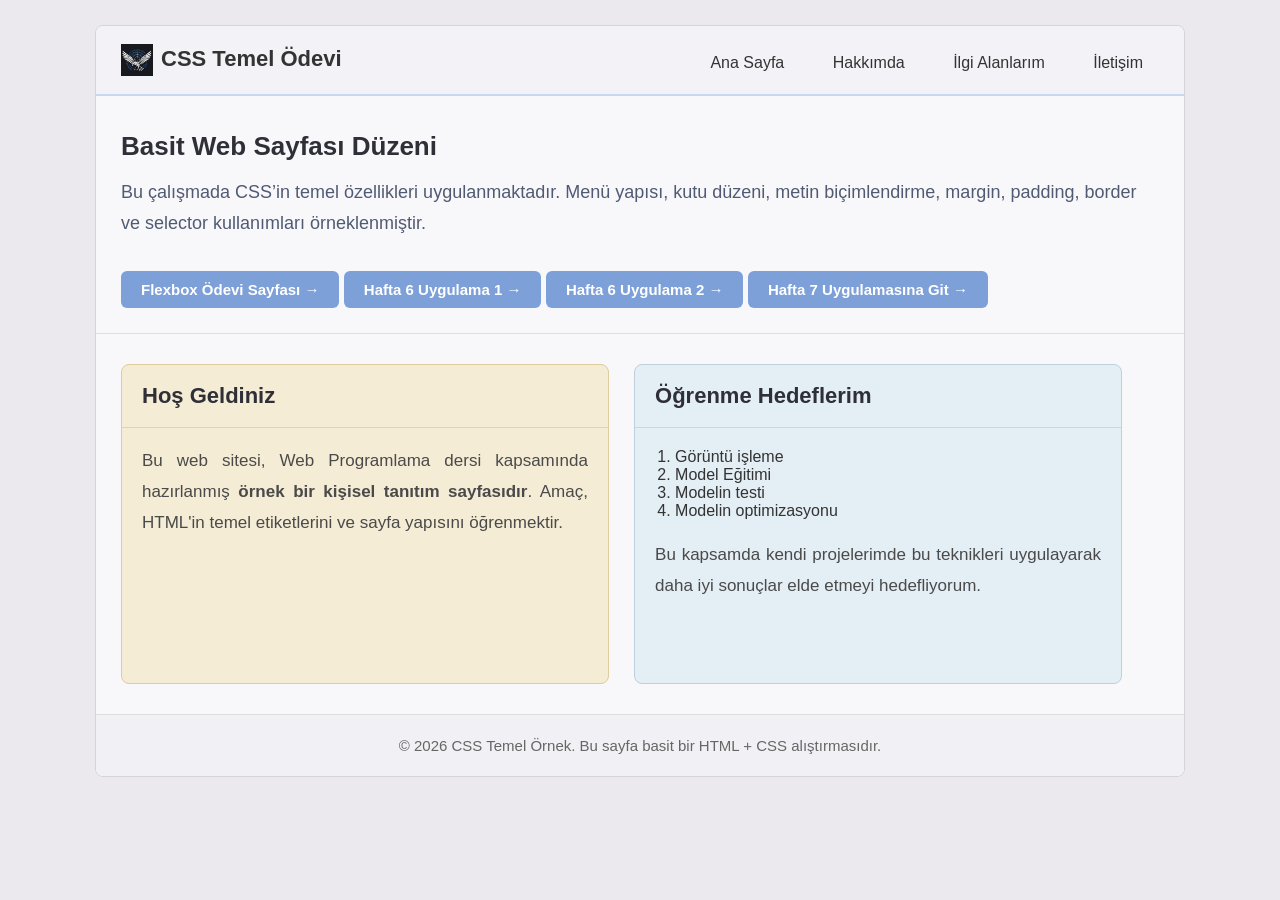
<file: index.html>
<!DOCTYPE html>
<html lang="tr">

<head>
  <meta charset="UTF-8" />
  <meta name="viewport" content="width=device-width, initial-scale=1.0" />
  <title>CSS Temel Ödevi</title>
  <style>
    /* Sayfa genel ayarları */
    body {
      margin: 0;
      padding: 0;
      background-color: #ece9ee;
      font-family: Arial, sans-serif;
      color: #333;
    }

    .container {
      width: 85%;
      margin: 25px auto;
      background-color: #f8f8fb;
      border: 1px solid #d4d4d8;
      border-radius: 8px;
      overflow: hidden;
    }

    /* Grup seçici */
    h1,
    h2,
    p {
      margin-top: 0;
    }

    /* Üst menü */
    nav {
      background-color: #f3f3f7;
      padding: 18px 25px;
      border-bottom: 2px solid #c9d7f0;
    }

    .logo {
      display: inline-block;
      font-size: 22px;
      font-weight: bold;
      vertical-align: middle;
    }

    .logo img {
      height: 32px;
      vertical-align: middle;
      margin-right: 8px;
    }

    .odev-btn {
      display: inline-block;
      background-color: #7da0d8;
      color: white;
      padding: 10px 20px;
      border-radius: 6px;
      text-decoration: none;
      font-weight: bold;
      font-size: 15px;
      margin-top: 15px;
      transition: background-color 0.3s;
    }

    .odev-btn:hover {
      background-color: #6088c2;
    }

    nav ul {
      list-style: none;
      margin: 0;
      padding: 0;
      display: inline-block;
      float: right;
    }

    nav ul li {
      display: inline-block;
      margin-left: 12px;
    }

    /* Hiyerarşik seçici 1 */
    nav ul li a {
      display: inline-block;
      text-decoration: none;
      color: #333;
      padding: 10px 16px;
      border-radius: 4px;
      transition: 0.3s;
    }

    /* Hiyerarşik seçici 2 */
    nav ul li a:hover {
      background-color: #7da0d8;
      color: white;
    }

    .active {
      background-color: #7da0d8;
      color: white;
    }

    /* Header alanı */
    header {
      padding: 35px 25px 25px 25px;
      border-bottom: 1px solid #ddd;
    }

    header h1 {
      font-size: 26px;
      color: #2f2f38;
      margin-bottom: 15px;
    }

    header p {
      font-size: 18px;
      color: #505a73;
      line-height: 1.7;
      text-align: left;
    }

    /* İçerik alanı */
    main {
      padding: 30px 25px;
    }

    .box {
      display: inline-block;
      width: 47%;
      vertical-align: top;
      min-height: 320px;
      border: 1px solid #d8d8d8;
      border-radius: 8px;
      margin-right: 2%;
      box-sizing: border-box;
    }

    .box:last-child {
      margin-right: 0;
    }

    .content-box {
      background-color: #f5ecd5;
      border-color: #dfcc9d;
    }

    .side-box {
      background-color: #e4eef5;
      border-color: #bdd0dc;
    }

    .box h2 {
      font-size: 22px;
      padding: 18px 20px;
      border-bottom: 1px solid rgba(0, 0, 0, 0.1);
      color: #2f2f38;
    }

    /* Hiyerarşik seçici 3 */
    .box p {
      font-size: 17px;
      color: #4a4a4a;
      line-height: 1.8;
      text-align: justify;
      padding: 0 20px;
      margin-bottom: 20px;
    }

    footer {
      text-align: center;
      padding: 22px;
      background-color: #f1f1f5;
      border-top: 1px solid #ddd;
      font-size: 15px;
      color: #666;
    }
  </style>
</head>

<body>

  <div class="container">
    <nav>
      <div class="logo"><img src="socitek.png" alt="Logo" />CSS Temel Ödevi</div>
      <ul>
        <li><a href="index.html">Ana Sayfa</a></li>
        <li><a href="about.html">Hakkımda</a></li>
        <li><a href="interests.html">İlgi Alanlarım</a></li>
        <li><a href="contact.html">İletişim</a></li>
      </ul>
    </nav>

    <header>
      <h1>Basit Web Sayfası Düzeni</h1>
      <p>
        Bu çalışmada CSS’in temel özellikleri uygulanmaktadır. Menü yapısı, kutu düzeni,
        metin biçimlendirme, margin, padding, border ve selector kullanımları örneklenmiştir.
      </p>
      <a href="odev.html" class="odev-btn">Flexbox Ödevi Sayfası →</a>
      <a href="hafta6-uygulama1.html" class="odev-btn">Hafta 6 Uygulama 1 →</a>
      <a href="hafta6-uygulama2.html" class="odev-btn">Hafta 6 Uygulama 2 →</a>
      <a href="hafta7.html" class="odev-btn">Hafta 7 Uygulamasına Git →</a>
    </header>

    <main>
      <section class="box content-box">
        <h2>Hoş Geldiniz</h2>
        <p>
          Bu web sitesi, Web Programlama dersi kapsamında hazırlanmış <strong>örnek bir kişisel tanıtım
            sayfasıdır</strong>.
          Amaç, HTML'in temel etiketlerini ve sayfa yapısını öğrenmektir.
        </p>
      </section>

      <aside class="box side-box">
        <h2>Öğrenme Hedeflerim</h2>
        <p>
        <ol>
          <li>Görüntü işleme</li>
          <li>Model Eğitimi</li>
          <li>Modelin testi</li>
          <li>Modelin optimizasyonu</li>
        </ol>
        </p>
        <p>
          Bu kapsamda kendi projelerimde bu teknikleri uygulayarak daha iyi sonuçlar elde etmeyi
          hedefliyorum.
        </p>
      </aside>
    </main>

    <footer>
      © 2026 CSS Temel Örnek. Bu sayfa basit bir HTML + CSS alıştırmasıdır.
    </footer>
  </div>

</body>

</html>
</file>
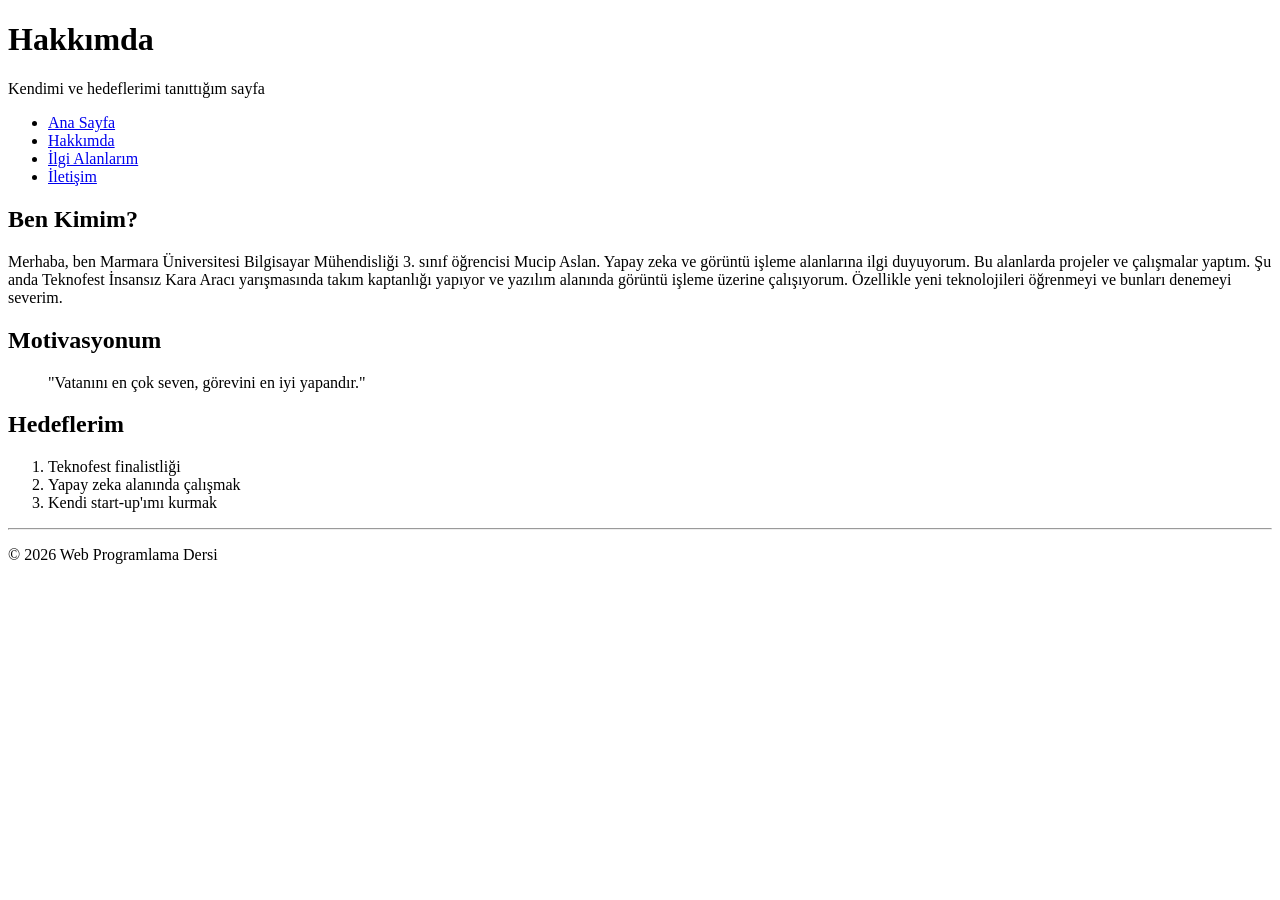
<file: about.html>
<!DOCTYPE html>
<html lang="tr">
<head>
  <meta charset="UTF-8" />
  <meta name="viewport" content="width=device-width, initial-scale=1.0" />
  <title>Hakkımda</title>
</head>
<body>

  <header>
    <h1>Hakkımda</h1>
    <p>Kendimi ve hedeflerimi tanıttığım sayfa</p>

    <nav>
      <ul>
        <li><a href="index.html">Ana Sayfa</a></li>
        <li><a href="about.html">Hakkımda</a></li>
        <li><a href="interests.html">İlgi Alanlarım</a></li>
        <li><a href="contact.html">İletişim</a></li>
      </ul>
    </nav>
  </header>

  <main>
    <section>
      <h2>Ben Kimim?</h2>
      <p>
        Merhaba, ben Marmara Üniversitesi Bilgisayar Mühendisliği 3. sınıf öğrencisi Mucip Aslan.
        Yapay zeka ve görüntü işleme alanlarına ilgi duyuyorum. Bu alanlarda projeler ve çalışmalar yaptım.
        Şu anda Teknofest İnsansız Kara Aracı yarışmasında takım kaptanlığı yapıyor ve yazılım alanında görüntü işleme üzerine çalışıyorum.
        Özellikle yeni teknolojileri öğrenmeyi ve bunları denemeyi severim.
      </p>
    </section>

    <section>
      <h2>Motivasyonum</h2>
      <blockquote>
        "Vatanını en çok seven, görevini en iyi yapandır."
      </blockquote>
    </section>

    <section>
      <h2>Hedeflerim</h2>
      <ol>
        <li>Teknofest finalistliği</li>
        <li>Yapay zeka alanında çalışmak</li>
        <li>Kendi start-up'ımı kurmak</li>
      </ol>
    </section>

    <hr />
  </main>

  <footer>
    <p>© 2026 Web Programlama Dersi</p>
  </footer>

</body>
</html>
</file>
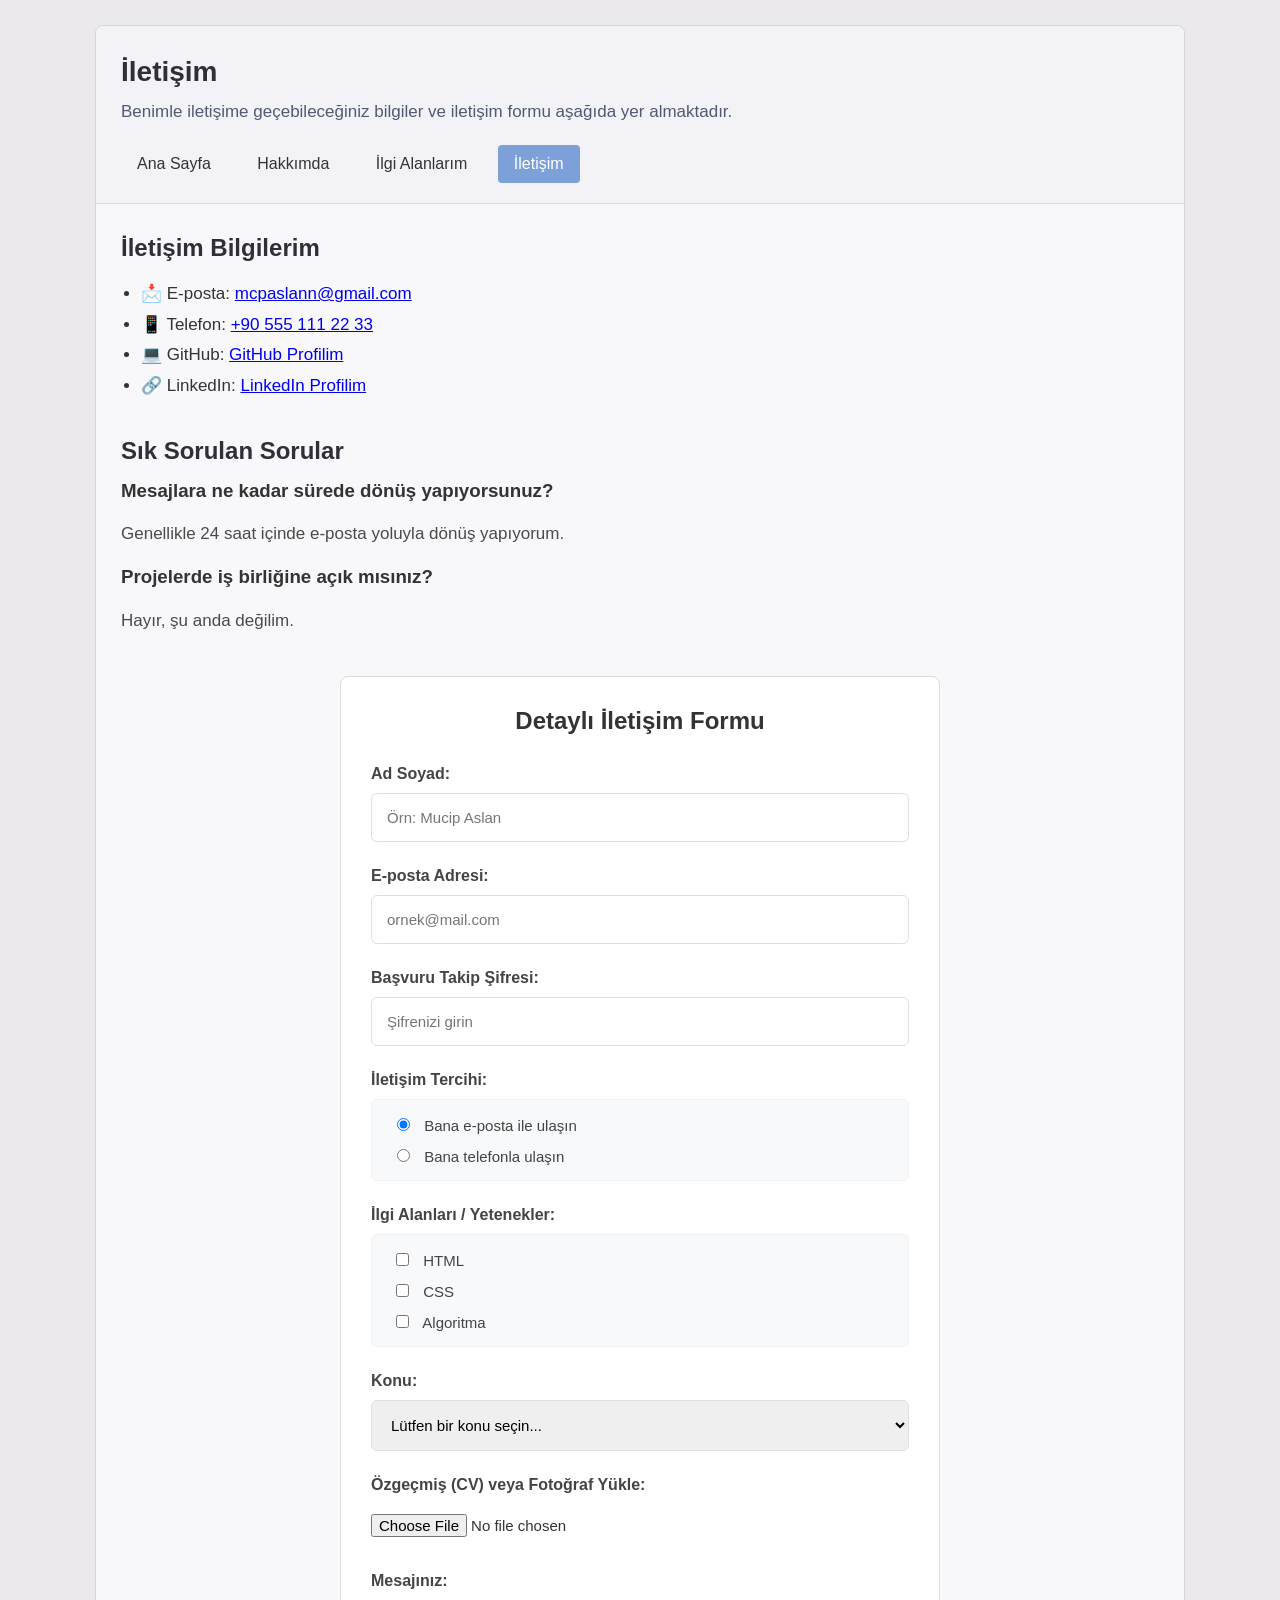
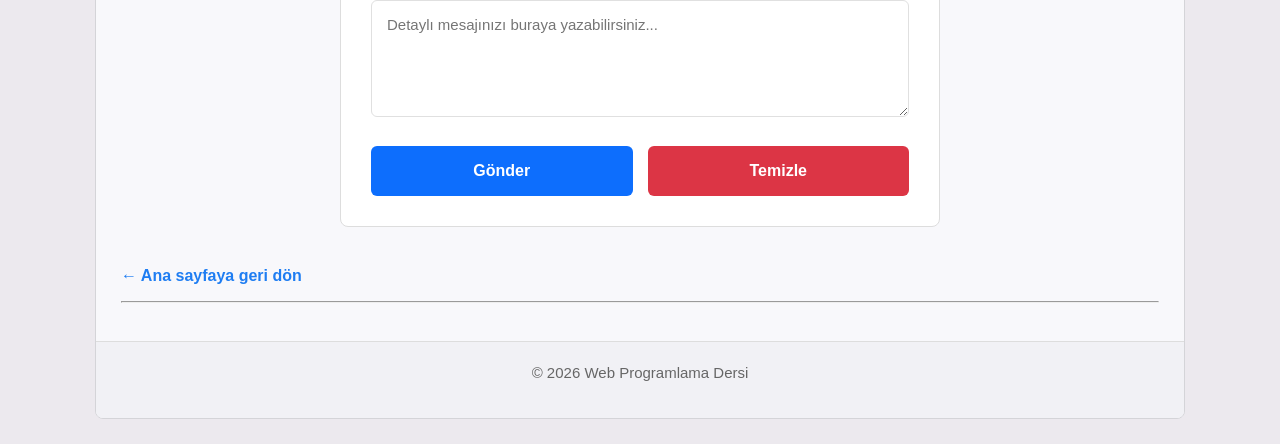
<file: contact.html>
<!DOCTYPE html>
<html lang="tr">

<head>
  <meta charset="UTF-8" />
  <meta name="viewport" content="width=device-width, initial-scale=1.0" />
  <title>İletişim</title>
  <style>
    body {
      margin: 0;
      padding: 0;
      background-color: #ece9ee;
      font-family: Arial, sans-serif;
      color: #333;
    }

    .container {
      width: 85%;
      margin: 25px auto;
      background-color: #f8f8fb;
      border: 1px solid #d4d4d8;
      border-radius: 8px;
      overflow: hidden;
    }

    h1,
    h2,
    h3,
    p {
      margin-top: 0;
    }

    header {
      padding: 30px 25px 20px 25px;
      border-bottom: 1px solid #ddd;
      background-color: #f3f3f7;
    }

    header h1 {
      font-size: 28px;
      margin-bottom: 10px;
      color: #2f2f38;
    }

    header p {
      font-size: 17px;
      color: #505a73;
      line-height: 1.6;
      margin-bottom: 20px;
    }

    nav ul {
      list-style: none;
      margin: 0;
      padding: 0;
    }

    nav ul li {
      display: inline-block;
      margin-right: 10px;
    }

    nav ul li a {
      display: inline-block;
      text-decoration: none;
      color: #333;
      padding: 10px 16px;
      border-radius: 4px;
      transition: 0.3s;
    }

    nav ul li a:hover {
      background-color: #7da0d8;
      color: white;
    }

    .active {
      background-color: #7da0d8;
      color: white;
    }

    main {
      padding: 30px 25px;
    }

    main section {
      margin-bottom: 35px;
    }

    section h2 {
      font-size: 24px;
      color: #2f2f38;
      margin-bottom: 15px;
    }

    section ul {
      padding-left: 20px;
      line-height: 1.8;
      font-size: 17px;
    }

    section p {
      font-size: 17px;
      line-height: 1.7;
      color: #4a4a4a;
      text-align: left;
    }

    .contact-container {
      width: 600px;
      margin: 40px auto;
      padding: 30px;
      background-color: #ffffff;
      border: 1px solid #ddd;
      border-radius: 8px;
      box-sizing: border-box;
    }

    .contact-container h2 {
      text-align: center;
      color: #333;
      margin-bottom: 30px;
    }

    .contact-container label.main-label {
      display: block;
      font-size: 16px;
      font-weight: bold;
      margin-bottom: 10px;
      color: #444;
    }

    .contact-container input,
    .contact-container select,
    .contact-container textarea {
      width: 100%;
      padding: 15px;
      margin-bottom: 25px;
      border: 1px solid #e0e0e0;
      border-radius: 6px;
      font-size: 15px;
      box-sizing: border-box;
      font-family: inherit;
    }

    .contact-container input[type="radio"],
    .contact-container input[type="checkbox"] {
      width: auto;
      padding: 0;
      margin-bottom: 0;
      margin-right: 10px;
    }

    .contact-container input[type="file"] {
      padding: 10px 0;
      border: none;
      background: none;
    }

    .options-group {
      background-color: #f8f9fa;
      padding: 15px 20px;
      border-radius: 6px;
      margin-bottom: 25px;
      border: 1px solid #f1f1f1;
    }

    .options-group label {
      display: block;
      font-size: 15px;
      font-weight: normal;
      margin-bottom: 12px;
      color: #444;
      cursor: pointer;
    }

    .options-group label:last-child {
      margin-bottom: 0;
    }

    .button-group {
      display: flex;
      gap: 15px;
    }

    .contact-container input[type="submit"],
    .contact-container input[type="reset"] {
      flex: 1;
      width: 100%;
      color: white;
      border: none;
      padding: 16px 20px;
      font-size: 16px;
      font-weight: bold;
      border-radius: 6px;
      cursor: pointer;
      margin-bottom: 0;
      transition: background-color 0.3s;
    }

    .contact-container input[type="submit"] {
      background-color: #0d6efd;
    }

    .contact-container input[type="submit"]:hover {
      background-color: #0b5ed7;
    }

    .contact-container input[type="reset"] {
      background-color: #dc3545;
    }

    .contact-container input[type="reset"]:hover {
      background-color: #c82333;
    }

    .back-link a {
      text-decoration: none;
      color: #1e7df2;
      font-weight: bold;
    }

    .back-link a:hover {
      text-decoration: underline;
    }

    footer {
      text-align: center;
      padding: 22px;
      background-color: #f1f1f5;
      border-top: 1px solid #ddd;
      font-size: 15px;
      color: #666;
    }
  </style>
</head>

<body>

  <div class="container">
    <header>
      <h1>İletişim</h1>
      <p>Benimle iletişime geçebileceğiniz bilgiler ve iletişim formu aşağıda yer almaktadır.</p>

      <nav>
        <ul>
          <li><a href="index.html">Ana Sayfa</a></li>
          <li><a href="about.html">Hakkımda</a></li>
          <li><a href="interests.html">İlgi Alanlarım</a></li>
          <li><a href="contact.html" class="active">İletişim</a></li>
        </ul>
      </nav>
    </header>

    <main>
      <section>
        <h2>İletişim Bilgilerim</h2>
        <ul>
          <li>📩 E-posta: <a href="mailto:mcpaslann@gmail.com">mcpaslann@gmail.com</a></li>
          <li>📱 Telefon: <a href="tel:+905551112233">+90 555 111 22 33</a></li>
          <li>💻 GitHub: <a href="https://github.com/mcpaslan" target="_blank" rel="noopener">GitHub Profilim</a></li>
          <li>🔗 LinkedIn: <a href="https://www.linkedin.com/in/mcpaslan" target="_blank" rel="noopener">LinkedIn
              Profilim</a></li>
        </ul>
      </section>

      <section>
        <h2>Sık Sorulan Sorular</h2>

        <h3>Mesajlara ne kadar sürede dönüş yapıyorsunuz?</h3>
        <p>Genellikle 24 saat içinde e-posta yoluyla dönüş yapıyorum.</p>

        <h3>Projelerde iş birliğine açık mısınız?</h3>
        <p>Hayır, şu anda değilim.</p>
      </section>

      <div class="contact-container">
        <h2>Detaylı İletişim Formu</h2>

        <form action="#" method="post" enctype="multipart/form-data">
          <!-- Ad Soyad -->
          <label class="main-label" for="adsoyad">Ad Soyad:</label>
          <input type="text" id="adsoyad" name="adsoyad" placeholder="Örn: Mucip Aslan" required />

          <!-- E-posta Adresi -->
          <label class="main-label" for="eposta">E-posta Adresi:</label>
          <input type="email" id="eposta" name="eposta" placeholder="ornek@mail.com" required />

          <!-- Başvuru Takip Şifresi -->
          <label class="main-label" for="sifre">Başvuru Takip Şifresi:</label>
          <input type="password" id="sifre" name="sifre" placeholder="Şifrenizi girin" />

          <!-- İletişim Tercihi -->
          <label class="main-label">İletişim Tercihi:</label>
          <div class="options-group">
            <label><input type="radio" name="iletisim_tercihi" value="eposta" checked> Bana e-posta ile ulaşın</label>
            <label><input type="radio" name="iletisim_tercihi" value="telefon"> Bana telefonla ulaşın</label>
          </div>

          <!-- İlgi Alanları / Yetenekler -->
          <label class="main-label">İlgi Alanları / Yetenekler:</label>
          <div class="options-group">
            <label><input type="checkbox" name="ilgialani" value="html"> HTML</label>
            <label><input type="checkbox" name="ilgialani" value="css"> CSS</label>
            <label><input type="checkbox" name="ilgialani" value="algoritma"> Algoritma</label>
          </div>

          <!-- Konu -->
          <label class="main-label" for="konu">Konu:</label>
          <select id="konu" name="konu" required>
            <option value="">Lütfen bir konu seçin...</option>
            <option value="is-teklifi">İş Teklifi</option>
            <option value="soru">Soru</option>
            <option value="geri-bildirim">Geri Bildirim</option>
          </select>

          <!-- Özgeçmiş veya Fotoğraf Yükle -->
          <label class="main-label" for="dosya">Özgeçmiş (CV) veya Fotoğraf Yükle:</label>
          <input type="file" id="dosya" name="dosya" />

          <!-- Mesajınız -->
          <label class="main-label" for="mesaj">Mesajınız:</label>
          <textarea id="mesaj" name="mesaj" rows="5" placeholder="Detaylı mesajınızı buraya yazabilirsiniz..."
            required></textarea>

          <!-- Butonlar -->
          <div class="button-group">
            <input type="submit" value="Gönder" />
            <input type="reset" value="Temizle" />
          </div>
        </form>
      </div>

      <p class="back-link"><a href="index.html">← Ana sayfaya geri dön</a></p>
      <hr />
    </main>

    <footer>
      <p>© 2026 Web Programlama Dersi</p>
    </footer>
  </div>

</body>

</html>
</file>
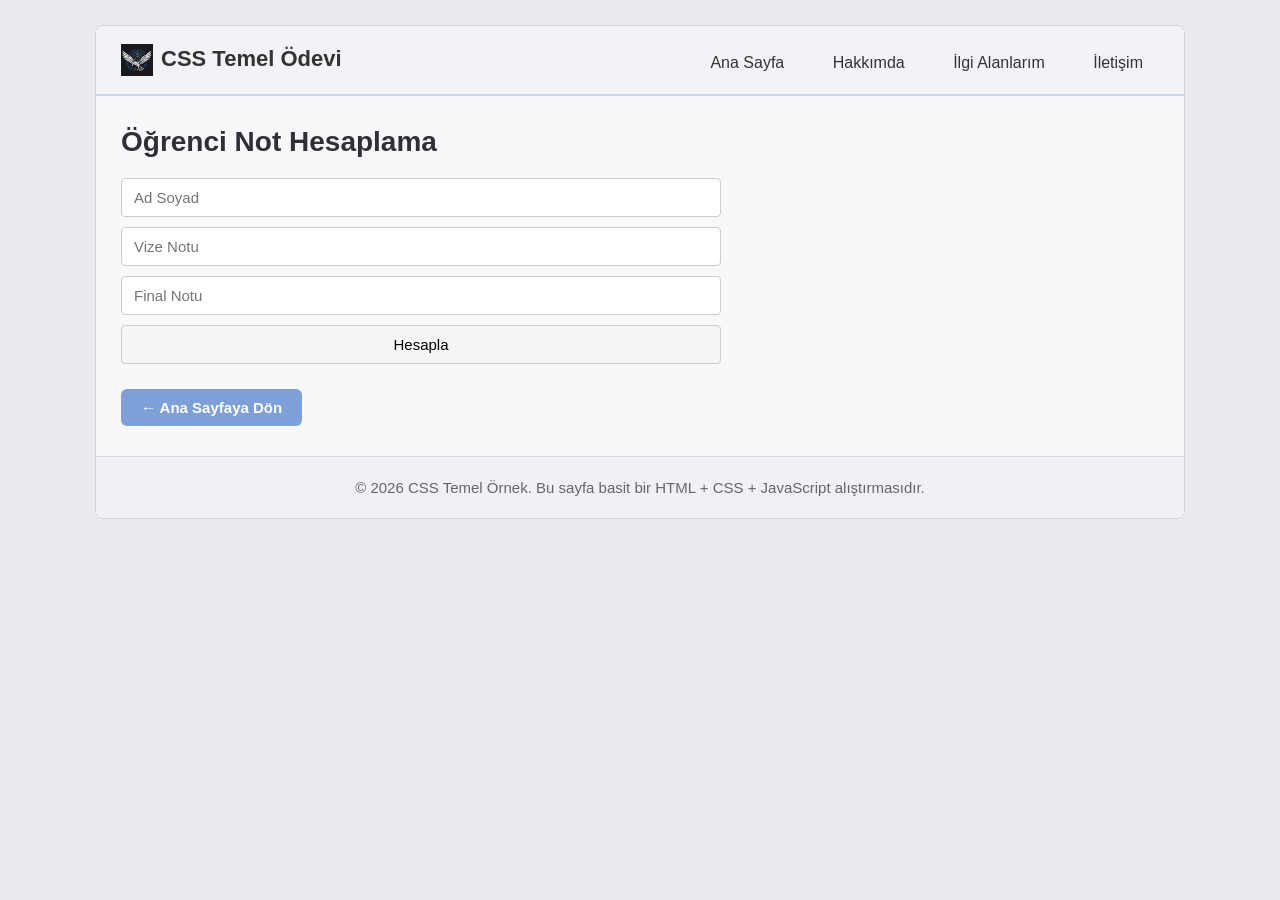
<file: hafta6-uygulama1.html>
<!DOCTYPE html>
<html lang="tr">

<head>
  <meta charset="UTF-8" />
  <meta name="viewport" content="width=device-width, initial-scale=1.0" />
  <title>Hafta 6 - Uygulama 1</title>
  <style>
    body {
      margin: 0;
      padding: 0;
      background-color: #ece9ee;
      font-family: Arial, sans-serif;
      color: #333;
    }

    .container {
      width: 85%;
      margin: 25px auto;
      background-color: #f8f8fb;
      border: 1px solid #d4d4d8;
      border-radius: 8px;
      overflow: hidden;
    }

    h1, h2, p {
      margin-top: 0;
    }

    nav {
      background-color: #f3f3f7;
      padding: 18px 25px;
      border-bottom: 2px solid #c9d7f0;
    }

    .logo {
      display: inline-block;
      font-size: 22px;
      font-weight: bold;
      vertical-align: middle;
    }

    .logo img {
      height: 32px;
      vertical-align: middle;
      margin-right: 8px;
    }

    nav ul {
      list-style: none;
      margin: 0;
      padding: 0;
      display: inline-block;
      float: right;
    }

    nav ul li {
      display: inline-block;
      margin-left: 12px;
    }

    nav ul li a {
      display: inline-block;
      text-decoration: none;
      color: #333;
      padding: 10px 16px;
      border-radius: 4px;
      transition: 0.3s;
    }

    nav ul li a:hover {
      background-color: #7da0d8;
      color: white;
    }

    .active {
      background-color: #7da0d8;
      color: white;
    }

    /* Uygulama alanı */
    main {
      padding: 30px 25px;
    }

    main h1 {
      font-size: 28px;
      font-weight: bold;
      color: #2f2f38;
      margin-bottom: 20px;
    }

    /* Form stilleri */
    .form-group {
      margin-bottom: 10px;
    }

    .form-group input {
      width: 100%;
      max-width: 600px;
      padding: 10px 12px;
      font-size: 15px;
      border: 1px solid #ccc;
      border-radius: 4px;
      box-sizing: border-box;
    }

    .form-group input:focus {
      outline: none;
      border-color: #7da0d8;
    }

    .hesapla-btn {
      display: block;
      width: 100%;
      max-width: 600px;
      padding: 10px;
      font-size: 15px;
      background-color: #f5f5f5;
      border: 1px solid #ccc;
      border-radius: 4px;
      cursor: pointer;
      margin-top: 10px;
      transition: background-color 0.3s;
    }

    .hesapla-btn:hover {
      background-color: #e8e8e8;
    }

    /* Sonuç kutusu */
    .sonuc-kutusu {
      display: none;
      margin-top: 25px;
      padding: 15px 20px;
      background-color: #f0f0f0;
      border: 1px solid #ddd;
      border-radius: 4px;
      max-width: 600px;
    }

    .sonuc-kutusu h3 {
      font-size: 18px;
      font-weight: bold;
      margin: 0 0 8px 0;
    }

    .sonuc-kutusu p {
      font-size: 15px;
      margin: 3px 0;
      color: #333;
    }

    /* Ana sayfaya dön */
    .back-btn {
      display: inline-block;
      background-color: #7da0d8;
      color: white;
      padding: 10px 20px;
      border-radius: 6px;
      text-decoration: none;
      font-weight: bold;
      font-size: 15px;
      margin-top: 25px;
      transition: background-color 0.3s;
    }

    .back-btn:hover {
      background-color: #6088c2;
    }

    footer {
      text-align: center;
      padding: 22px;
      background-color: #f1f1f5;
      border-top: 1px solid #ddd;
      font-size: 15px;
      color: #666;
    }
  </style>
</head>

<body>

  <div class="container">
    <nav>
      <div class="logo"><img src="socitek.png" alt="Logo" />CSS Temel Ödevi</div>
      <ul>
        <li><a href="index.html">Ana Sayfa</a></li>
        <li><a href="about.html">Hakkımda</a></li>
        <li><a href="interests.html">İlgi Alanlarım</a></li>
        <li><a href="contact.html">İletişim</a></li>
      </ul>
    </nav>

    <main>
      <h1>Öğrenci Not Hesaplama</h1>

      <div class="form-group">
        <input type="text" id="adSoyad" placeholder="Ad Soyad" />
      </div>
      <div class="form-group">
        <input type="text" id="vizeNotu" placeholder="Vize Notu" />
      </div>
      <div class="form-group">
        <input type="text" id="finalNotu" placeholder="Final Notu" />
      </div>

      <button class="hesapla-btn" onclick="hesapla()">Hesapla</button>

      <div class="sonuc-kutusu" id="sonucKutusu">
        <h3 id="sonucAd"></h3>
        <p id="sonucOrtalama"></p>
        <p id="sonucHarf"></p>
        <p id="sonucDurum"></p>
      </div>

      <a href="index.html" class="back-btn">← Ana Sayfaya Dön</a>
    </main>

    <footer>
      © 2026 CSS Temel Örnek. Bu sayfa basit bir HTML + CSS + JavaScript alıştırmasıdır.
    </footer>
  </div>

  <script>
    function hesapla() {
      var adSoyad = document.getElementById("adSoyad").value;
      var vize = parseFloat(document.getElementById("vizeNotu").value);
      var final_ = parseFloat(document.getElementById("finalNotu").value);

      if (adSoyad === "" || isNaN(vize) || isNaN(final_)) {
        alert("Lütfen tüm alanları doldurunuz.");
        return;
      }

      // Ortalama hesaplama: Vize %40, Final %60
      var ortalama = (vize * 0.40) + (final_ * 0.60);

      // Harf notu belirleme
      var harfNotu;
      if (ortalama >= 90) {
        harfNotu = "AA";
      } else if (ortalama >= 80) {
        harfNotu = "BA";
      } else if (ortalama >= 70) {
        harfNotu = "BB";
      } else if (ortalama >= 60) {
        harfNotu = "CB";
      } else if (ortalama >= 50) {
        harfNotu = "CC";
      } else if (ortalama >= 40) {
        harfNotu = "DC";
      } else if (ortalama >= 30) {
        harfNotu = "DD";
      } else {
        harfNotu = "FF";
      }

      // Geçti / Kaldı durumu
      var durum;
      if (ortalama >= 50) {
        durum = "Geçti";
      } else {
        durum = "Kaldı";
      }

      // Sonuçları göster
      document.getElementById("sonucAd").textContent = adSoyad;
      document.getElementById("sonucOrtalama").textContent = "Ortalama: " + ortalama.toFixed(2);
      document.getElementById("sonucHarf").textContent = "Harf Notu: " + harfNotu;
      document.getElementById("sonucDurum").textContent = "Durum: " + durum;
      document.getElementById("sonucKutusu").style.display = "block";
    }
  </script>

</body>

</html>
</file>
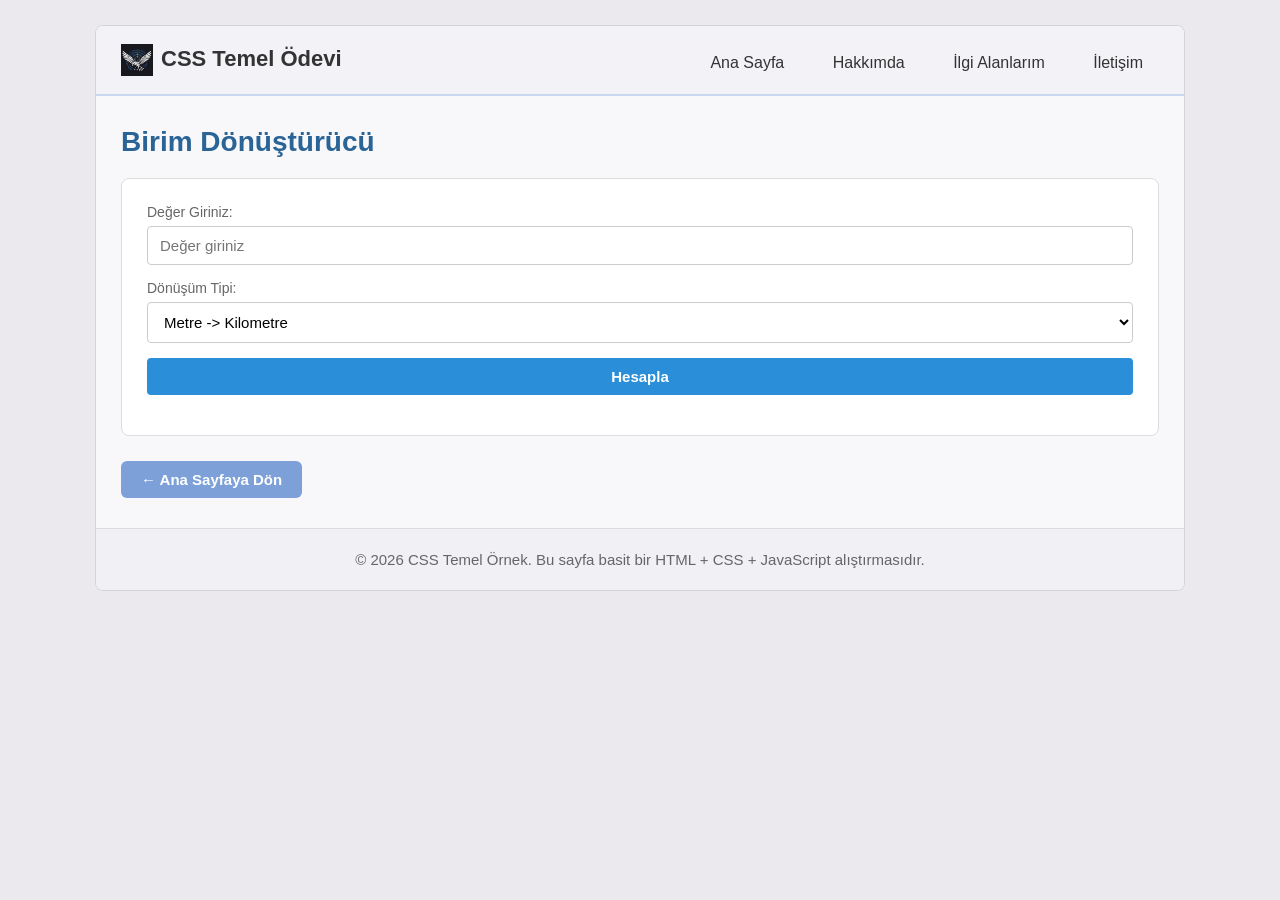
<file: hafta6-uygulama2.html>
<!DOCTYPE html>
<html lang="tr">

<head>
  <meta charset="UTF-8" />
  <meta name="viewport" content="width=device-width, initial-scale=1.0" />
  <title>Hafta 6 - Uygulama 2</title>
  <style>
    body {
      margin: 0;
      padding: 0;
      background-color: #ece9ee;
      font-family: Arial, sans-serif;
      color: #333;
    }

    .container {
      width: 85%;
      margin: 25px auto;
      background-color: #f8f8fb;
      border: 1px solid #d4d4d8;
      border-radius: 8px;
      overflow: hidden;
    }

    h1, h2, p {
      margin-top: 0;
    }

    nav {
      background-color: #f3f3f7;
      padding: 18px 25px;
      border-bottom: 2px solid #c9d7f0;
    }

    .logo {
      display: inline-block;
      font-size: 22px;
      font-weight: bold;
      vertical-align: middle;
    }

    .logo img {
      height: 32px;
      vertical-align: middle;
      margin-right: 8px;
    }

    nav ul {
      list-style: none;
      margin: 0;
      padding: 0;
      display: inline-block;
      float: right;
    }

    nav ul li {
      display: inline-block;
      margin-left: 12px;
    }

    nav ul li a {
      display: inline-block;
      text-decoration: none;
      color: #333;
      padding: 10px 16px;
      border-radius: 4px;
      transition: 0.3s;
    }

    nav ul li a:hover {
      background-color: #7da0d8;
      color: white;
    }

    .active {
      background-color: #7da0d8;
      color: white;
    }

    /* Uygulama alanı */
    main {
      padding: 30px 25px;
    }

    main h1 {
      font-size: 28px;
      font-weight: bold;
      color: #2a6496;
      margin-bottom: 20px;
    }

    /* Kartlar yan yana */
    .converter-wrapper {
      display: flex;
      gap: 20px;
      flex-wrap: wrap;
    }

    .converter-card {
      flex: 1;
      min-width: 280px;
      background-color: #fff;
      border: 1px solid #ddd;
      border-radius: 8px;
      padding: 25px;
      box-sizing: border-box;
    }

    .converter-card h2 {
      font-size: 24px;
      font-weight: bold;
      color: #2a6496;
      margin-bottom: 18px;
    }

    .converter-card label {
      display: block;
      font-size: 14px;
      color: #666;
      margin-bottom: 6px;
    }

    .converter-card input {
      width: 100%;
      padding: 10px 12px;
      font-size: 15px;
      border: 1px solid #ccc;
      border-radius: 4px;
      box-sizing: border-box;
      margin-bottom: 15px;
    }

    .converter-card input:focus {
      outline: none;
      border-color: #7da0d8;
    }

    .converter-card select {
      width: 100%;
      padding: 10px 12px;
      font-size: 15px;
      border: 1px solid #ccc;
      border-radius: 4px;
      box-sizing: border-box;
      margin-bottom: 15px;
      background-color: #fff;
    }

    .converter-card select:focus {
      outline: none;
      border-color: #7da0d8;
    }

    .hesapla-btn {
      display: block;
      width: 100%;
      padding: 10px;
      font-size: 15px;
      font-weight: bold;
      color: white;
      background-color: #2a8fd8;
      border: none;
      border-radius: 4px;
      cursor: pointer;
      transition: background-color 0.3s;
      margin-bottom: 15px;
    }

    .hesapla-btn:hover {
      background-color: #1e7abf;
    }

    .sonuc-kutusu {
      padding: 12px 18px;
      background-color: #d4edda;
      border-radius: 4px;
      text-align: center;
      font-size: 18px;
      font-weight: bold;
      color: #333;
      display: none;
    }

    /* Ana sayfaya dön */
    .back-btn {
      display: inline-block;
      background-color: #7da0d8;
      color: white;
      padding: 10px 20px;
      border-radius: 6px;
      text-decoration: none;
      font-weight: bold;
      font-size: 15px;
      margin-top: 25px;
      transition: background-color 0.3s;
    }

    .back-btn:hover {
      background-color: #6088c2;
    }

    footer {
      text-align: center;
      padding: 22px;
      background-color: #f1f1f5;
      border-top: 1px solid #ddd;
      font-size: 15px;
      color: #666;
    }
  </style>
</head>

<body>

  <div class="container">
    <nav>
      <div class="logo"><img src="socitek.png" alt="Logo" />CSS Temel Ödevi</div>
      <ul>
        <li><a href="index.html">Ana Sayfa</a></li>
        <li><a href="about.html">Hakkımda</a></li>
        <li><a href="interests.html">İlgi Alanlarım</a></li>
        <li><a href="contact.html">İletişim</a></li>
      </ul>
    </nav>

    <main>
      <h1>Birim Dönüştürücü</h1>
      <div class="converter-card">

        <label>Değer Giriniz:</label>
        <input type="text" id="deger1" placeholder="Değer giriniz" />

        <label>Dönüşüm Tipi:</label>
        <select id="tip1">
          <option value="metre-km">Metre -> Kilometre</option>
          <option value="celsius-fahrenheit">Celsius -> Fahrenheit</option>
          <option value="kg-gram">Kilogram -> Gram</option>
        </select>

        <button class="hesapla-btn" onclick="hesapla1()">Hesapla</button>

        <div class="sonuc-kutusu" id="sonuc1"></div>
      </div>

      <a href="index.html" class="back-btn">← Ana Sayfaya Dön</a>
    </main>

    <footer>
      © 2026 CSS Temel Örnek. Bu sayfa basit bir HTML + CSS + JavaScript alıştırmasıdır.
    </footer>
  </div>

  <script>
    function donustur(deger, tip) {
      var sonuc;
      switch (tip) {
        case "metre-km":
          sonuc = deger / 1000;
          break;
        case "celsius-fahrenheit":
          sonuc = (deger * 9 / 5) + 32;
          break;
        case "kg-gram":
          sonuc = deger * 1000;
          break;
      }
      return sonuc;
    }

    function formatSonuc(sayi) {
      // Türkçe sayı formatı: binlik ayırıcı nokta
      return sayi.toLocaleString("tr-TR");
    }

    function hesapla1() {
      var deger = parseFloat(document.getElementById("deger1").value);
      var tip = document.getElementById("tip1").value;

      if (isNaN(deger)) {
        alert("Lütfen geçerli bir değer giriniz.");
        return;
      }

      var sonuc = donustur(deger, tip);
      var sonucDiv = document.getElementById("sonuc1");
      sonucDiv.textContent = "Sonuç: " + formatSonuc(sonuc);
      sonucDiv.style.display = "block";
    }

    function hesapla2() {
      var deger = parseFloat(document.getElementById("deger2").value);
      var tip = document.getElementById("tip2").value;

      if (isNaN(deger)) {
        alert("Lütfen geçerli bir değer giriniz.");
        return;
      }

      var sonuc = donustur(deger, tip);
      var sonucDiv = document.getElementById("sonuc2");
      sonucDiv.textContent = "Sonuç: " + formatSonuc(sonuc);
      sonucDiv.style.display = "block";
    }
  </script>

</body>

</html>
</file>
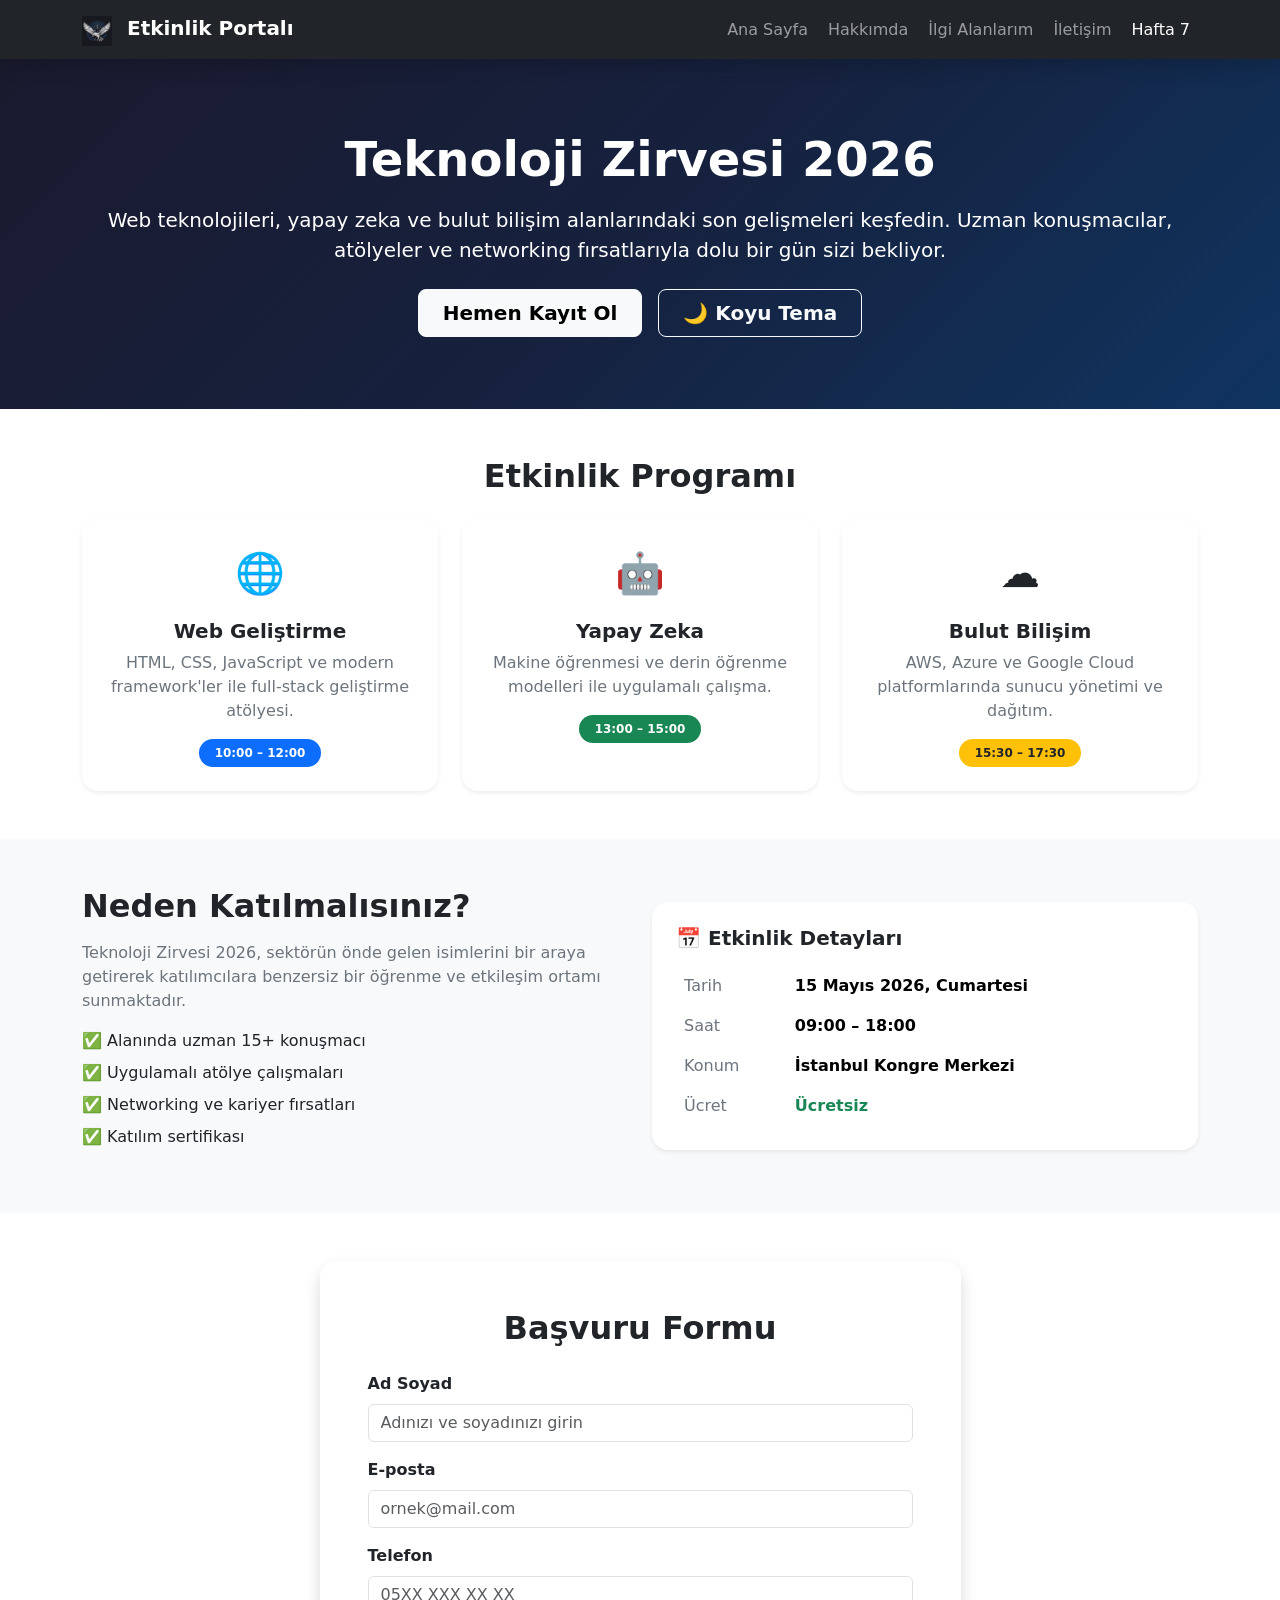
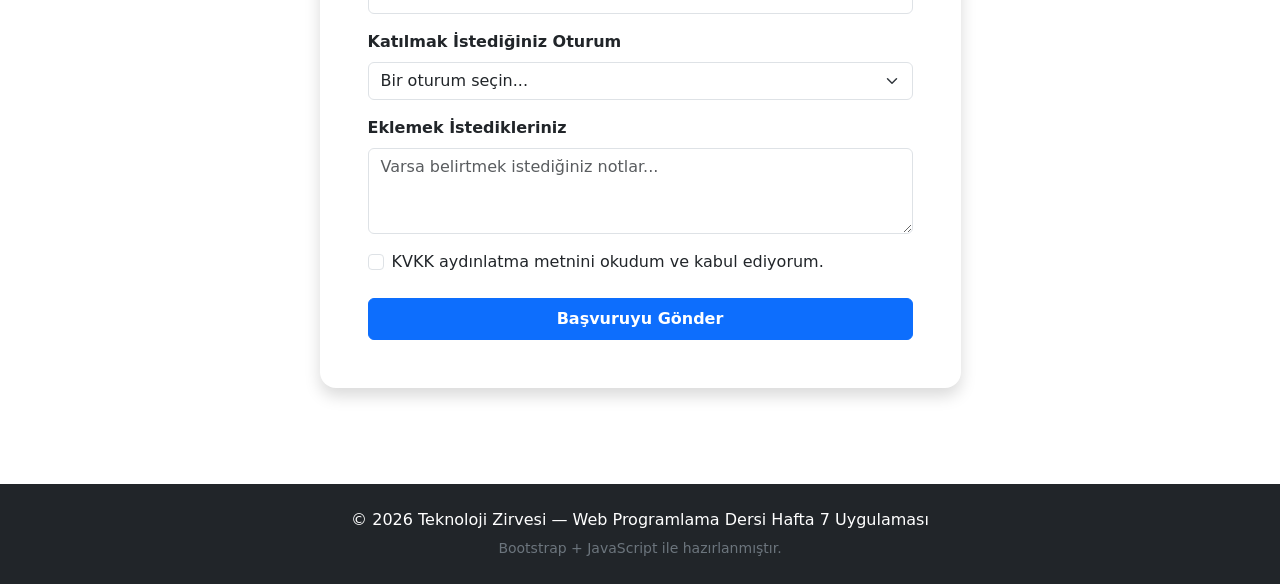
<file: hafta7.html>
<!DOCTYPE html>
<html lang="tr" data-bs-theme="light">

<head>
    <meta charset="UTF-8" />
    <meta name="viewport" content="width=device-width, initial-scale=1.0" />
    <title>Etkinlik Kayıt Sayfası</title>
    <!-- Bootstrap CSS CDN -->
    <link href="https://cdn.jsdelivr.net/npm/bootstrap@5.3.3/dist/css/bootstrap.min.css" rel="stylesheet" />
    <!-- Ek CSS -->
    <link rel="stylesheet" href="styles/hafta7.css" />
</head>

<body>

    <!-- ===== 1) Navbar ===== -->
    <nav class="navbar navbar-expand-lg navbar-dark bg-dark sticky-top shadow">
        <div class="container">
            <a class="navbar-brand fw-bold" href="#">
                <img src="socitek.png" alt="Logo" width="30" height="30" class="d-inline-block align-text-top me-2" />
                Etkinlik Portalı
            </a>
            <button class="navbar-toggler" type="button" data-bs-toggle="collapse" data-bs-target="#navMenu">
                <span class="navbar-toggler-icon"></span>
            </button>
            <div class="collapse navbar-collapse" id="navMenu">
                <ul class="navbar-nav ms-auto gap-1">
                    <li class="nav-item"><a class="nav-link" href="index.html">Ana Sayfa</a></li>
                    <li class="nav-item"><a class="nav-link" href="about.html">Hakkımda</a></li>
                    <li class="nav-item"><a class="nav-link" href="interests.html">İlgi Alanlarım</a></li>
                    <li class="nav-item"><a class="nav-link" href="contact.html">İletişim</a></li>
                    <li class="nav-item"><a class="nav-link active" href="hafta7.html">Hafta 7</a></li>
                </ul>
            </div>
        </div>
    </nav>

    <!-- ===== 2) Hero Bölümü ===== -->
    <section class="hero-section text-white text-center py-5">
        <div class="container py-4">
            <h1 class="display-5 fw-bold mb-3">Teknoloji Zirvesi 2026</h1>
            <p class="lead mb-4">
                Web teknolojileri, yapay zeka ve bulut bilişim alanlarındaki son gelişmeleri keşfedin.
                Uzman konuşmacılar, atölyeler ve networking fırsatlarıyla dolu bir gün sizi bekliyor.
            </p>
            <div class="d-flex justify-content-center gap-3 flex-wrap">
                <a href="#kayitFormu" class="btn btn-light btn-lg fw-semibold px-4">Hemen Kayıt Ol</a>
                <button id="temaBtn" class="btn btn-outline-light btn-lg fw-semibold px-4">🌙 Koyu Tema</button>
            </div>
        </div>
    </section>

    <!-- ===== 3) Kartlar Bölümü ===== -->
    <section class="py-5">
        <div class="container">
            <h2 class="text-center fw-bold mb-4">Etkinlik Programı</h2>
            <div class="row g-4">
                <!-- Kart 1 -->
                <div class="col-md-4">
                    <div class="card h-100 shadow-sm rounded-4 border-0">
                        <div class="card-body text-center p-4">
                            <div class="card-icon mb-3">🌐</div>
                            <h5 class="card-title fw-bold">Web Geliştirme</h5>
                            <p class="card-text text-secondary">
                                HTML, CSS, JavaScript ve modern framework'ler ile full-stack geliştirme atölyesi.
                            </p>
                            <span class="badge bg-primary rounded-pill px-3 py-2">10:00 – 12:00</span>
                        </div>
                    </div>
                </div>
                <!-- Kart 2 -->
                <div class="col-md-4">
                    <div class="card h-100 shadow-sm rounded-4 border-0">
                        <div class="card-body text-center p-4">
                            <div class="card-icon mb-3">🤖</div>
                            <h5 class="card-title fw-bold">Yapay Zeka</h5>
                            <p class="card-text text-secondary">
                                Makine öğrenmesi ve derin öğrenme modelleri ile uygulamalı çalışma.
                            </p>
                            <span class="badge bg-success rounded-pill px-3 py-2">13:00 – 15:00</span>
                        </div>
                    </div>
                </div>
                <!-- Kart 3 -->
                <div class="col-md-4">
                    <div class="card h-100 shadow-sm rounded-4 border-0">
                        <div class="card-body text-center p-4">
                            <div class="card-icon mb-3">☁️</div>
                            <h5 class="card-title fw-bold">Bulut Bilişim</h5>
                            <p class="card-text text-secondary">
                                AWS, Azure ve Google Cloud platformlarında sunucu yönetimi ve dağıtım.
                            </p>
                            <span class="badge bg-warning text-dark rounded-pill px-3 py-2">15:30 – 17:30</span>
                        </div>
                    </div>
                </div>
            </div>
        </div>
    </section>

    <!-- ===== 4) Bilgi Alanı ===== -->
    <section class="bg-body-tertiary py-5">
        <div class="container">
            <div class="row align-items-center g-4">
                <div class="col-lg-6">
                    <h2 class="fw-bold mb-3">Neden Katılmalısınız?</h2>
                    <p class="text-secondary">
                        Teknoloji Zirvesi 2026, sektörün önde gelen isimlerini bir araya getirerek
                        katılımcılara benzersiz bir öğrenme ve etkileşim ortamı sunmaktadır.
                    </p>
                    <ul class="list-unstyled">
                        <li class="mb-2">✅ Alanında uzman 15+ konuşmacı</li>
                        <li class="mb-2">✅ Uygulamalı atölye çalışmaları</li>
                        <li class="mb-2">✅ Networking ve kariyer fırsatları</li>
                        <li class="mb-2">✅ Katılım sertifikası</li>
                    </ul>
                </div>
                <div class="col-lg-6">
                    <div class="card shadow-sm rounded-4 border-0">
                        <div class="card-body p-4">
                            <h5 class="fw-bold mb-3">📅 Etkinlik Detayları</h5>
                            <table class="table table-borderless mb-0">
                                <tr>
                                    <td class="text-secondary">Tarih</td>
                                    <td class="fw-semibold">15 Mayıs 2026, Cumartesi</td>
                                </tr>
                                <tr>
                                    <td class="text-secondary">Saat</td>
                                    <td class="fw-semibold">09:00 – 18:00</td>
                                </tr>
                                <tr>
                                    <td class="text-secondary">Konum</td>
                                    <td class="fw-semibold">İstanbul Kongre Merkezi</td>
                                </tr>
                                <tr>
                                    <td class="text-secondary">Ücret</td>
                                    <td class="fw-semibold text-success">Ücretsiz</td>
                                </tr>
                            </table>
                        </div>
                    </div>
                </div>
            </div>
        </div>
    </section>

    <!-- ===== 5) Başvuru Formu ===== -->
    <section class="py-5" id="kayitFormu">
        <div class="container">
            <div class="row justify-content-center">
                <div class="col-lg-7">
                    <div class="card shadow rounded-4 border-0">
                        <div class="card-body p-4 p-md-5">
                            <h2 class="fw-bold text-center mb-4">Başvuru Formu</h2>

                            <!-- Uyarı Alanı -->
                            <div id="uyariAlani" class="alert alert-danger d-none" role="alert"></div>

                            <form id="basvuruFormu" novalidate>
                                <!-- Ad Soyad -->
                                <div class="mb-3">
                                    <label for="adSoyad" class="form-label fw-semibold">Ad Soyad</label>
                                    <input type="text" class="form-control" id="adSoyad"
                                        placeholder="Adınızı ve soyadınızı girin" />
                                </div>

                                <!-- E-posta -->
                                <div class="mb-3">
                                    <label for="eposta" class="form-label fw-semibold">E-posta</label>
                                    <input type="email" class="form-control" id="eposta"
                                        placeholder="ornek@mail.com" />
                                </div>

                                <!-- Telefon -->
                                <div class="mb-3">
                                    <label for="telefon" class="form-label fw-semibold">Telefon</label>
                                    <input type="tel" class="form-control" id="telefon"
                                        placeholder="05XX XXX XX XX" />
                                </div>

                                <!-- Katılmak İstediği Oturum -->
                                <div class="mb-3">
                                    <label for="oturum" class="form-label fw-semibold">Katılmak İstediğiniz
                                        Oturum</label>
                                    <select class="form-select" id="oturum">
                                        <option value="">Bir oturum seçin...</option>
                                        <option value="Web Geliştirme">Web Geliştirme (10:00 – 12:00)</option>
                                        <option value="Yapay Zeka">Yapay Zeka (13:00 – 15:00)</option>
                                        <option value="Bulut Bilişim">Bulut Bilişim (15:30 – 17:30)</option>
                                    </select>
                                </div>

                                <!-- Mesaj -->
                                <div class="mb-3">
                                    <label for="mesaj" class="form-label fw-semibold">Eklemek İstedikleriniz</label>
                                    <textarea class="form-control" id="mesaj" rows="3"
                                        placeholder="Varsa belirtmek istediğiniz notlar..."></textarea>
                                </div>

                                <!-- Onay Kutusu -->
                                <div class="form-check mb-4">
                                    <input class="form-check-input" type="checkbox" id="kvkk" />
                                    <label class="form-check-label" for="kvkk">
                                        KVKK aydınlatma metnini okudum ve kabul ediyorum.
                                    </label>
                                </div>

                                <!-- Gönder Butonu -->
                                <button type="submit" class="btn btn-primary w-100 py-2 fw-bold">Başvuruyu
                                    Gönder</button>
                            </form>
                        </div>
                    </div>
                </div>
            </div>
        </div>
    </section>

    <!-- ===== 6) Sonuç Alanı ===== -->
    <section class="py-4">
        <div class="container">
            <div class="row justify-content-center">
                <div class="col-lg-7">
                    <div id="sonucAlani"></div>
                </div>
            </div>
        </div>
    </section>

    <!-- ===== 7) Footer ===== -->
    <footer class="bg-dark text-white text-center py-4 mt-auto">
        <div class="container">
            <p class="mb-1">© 2026 Teknoloji Zirvesi — Web Programlama Dersi Hafta 7 Uygulaması</p>
            <small class="text-secondary">Bootstrap + JavaScript ile hazırlanmıştır.</small>
        </div>
    </footer>

    <!-- Bootstrap JS CDN -->
    <script src="https://cdn.jsdelivr.net/npm/bootstrap@5.3.3/dist/js/bootstrap.bundle.min.js"></script>
    <!-- Hafta 7 JS -->
    <script src="scripts/hafta7.js"></script>
</body>

</html>
</file>
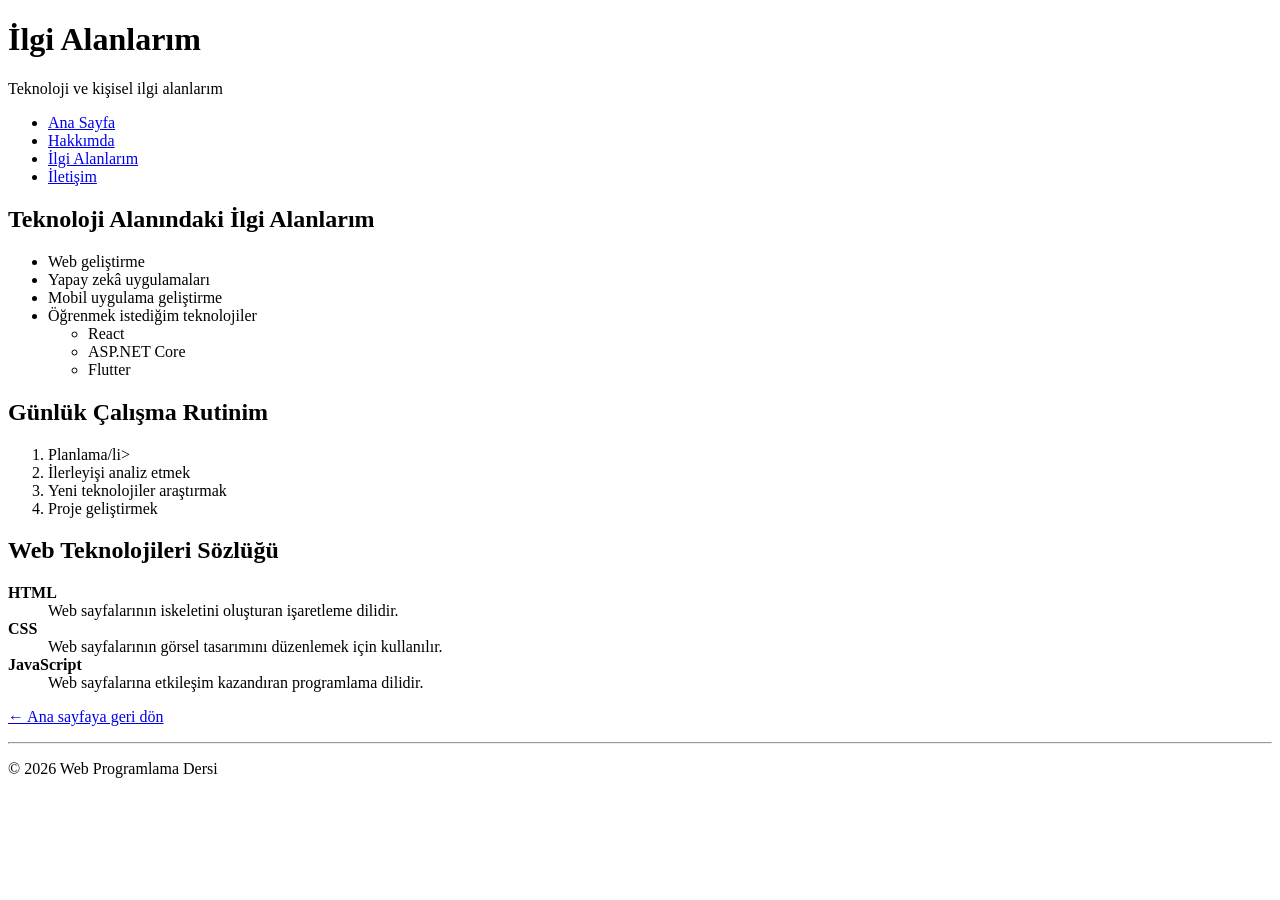
<file: interests.html>
<!DOCTYPE html>
<html lang="tr">
<head>
  <meta charset="UTF-8" />
  <meta name="viewport" content="width=device-width, initial-scale=1.0" />
  <title>İlgi Alanlarım</title>
</head>
<body>

  <header>
    <h1>İlgi Alanlarım</h1>
    <p>Teknoloji ve kişisel ilgi alanlarım</p>

    <nav>
      <ul>
        <li><a href="index.html">Ana Sayfa</a></li>
        <li><a href="about.html">Hakkımda</a></li>
        <li><a href="interests.html">İlgi Alanlarım</a></li>
        <li><a href="contact.html">İletişim</a></li>
      </ul>
    </nav>
  </header>

  <main>
    <section>
      <h2>Teknoloji Alanındaki İlgi Alanlarım</h2>
      <ul>
        <li>Web geliştirme</li>
        <li>Yapay zekâ uygulamaları</li>
        <li>Mobil uygulama geliştirme</li>
        <li>Öğrenmek istediğim teknolojiler
          <ul>
            <li>React</li>
            <li>ASP.NET Core</li>
            <li>Flutter</li>
          </ul>
        </li>
      </ul>
    </section>

    <section>
      <h2>Günlük Çalışma Rutinim</h2>
      <ol>
        <li>Planlama/li>
        <li>İlerleyişi analiz etmek</li>
        <li>Yeni teknolojiler araştırmak</li>
        <li>Proje geliştirmek</li>
      </ol>
    </section>

    <section>
      <h2>Web Teknolojileri Sözlüğü</h2>
      <dl>
        <dt><strong>HTML</strong></dt>
        <dd>Web sayfalarının iskeletini oluşturan işaretleme dilidir.</dd>

        <dt><strong>CSS</strong></dt>
        <dd>Web sayfalarının görsel tasarımını düzenlemek için kullanılır.</dd>

        <dt><strong>JavaScript</strong></dt>
        <dd>Web sayfalarına etkileşim kazandıran programlama dilidir.</dd>
      </dl>
    </section>

    <p><a href="index.html">← Ana sayfaya geri dön</a></p>

    <hr />
  </main>

  <footer>
    <p>© 2026 Web Programlama Dersi</p>
  </footer>

</body>
</html>
</file>
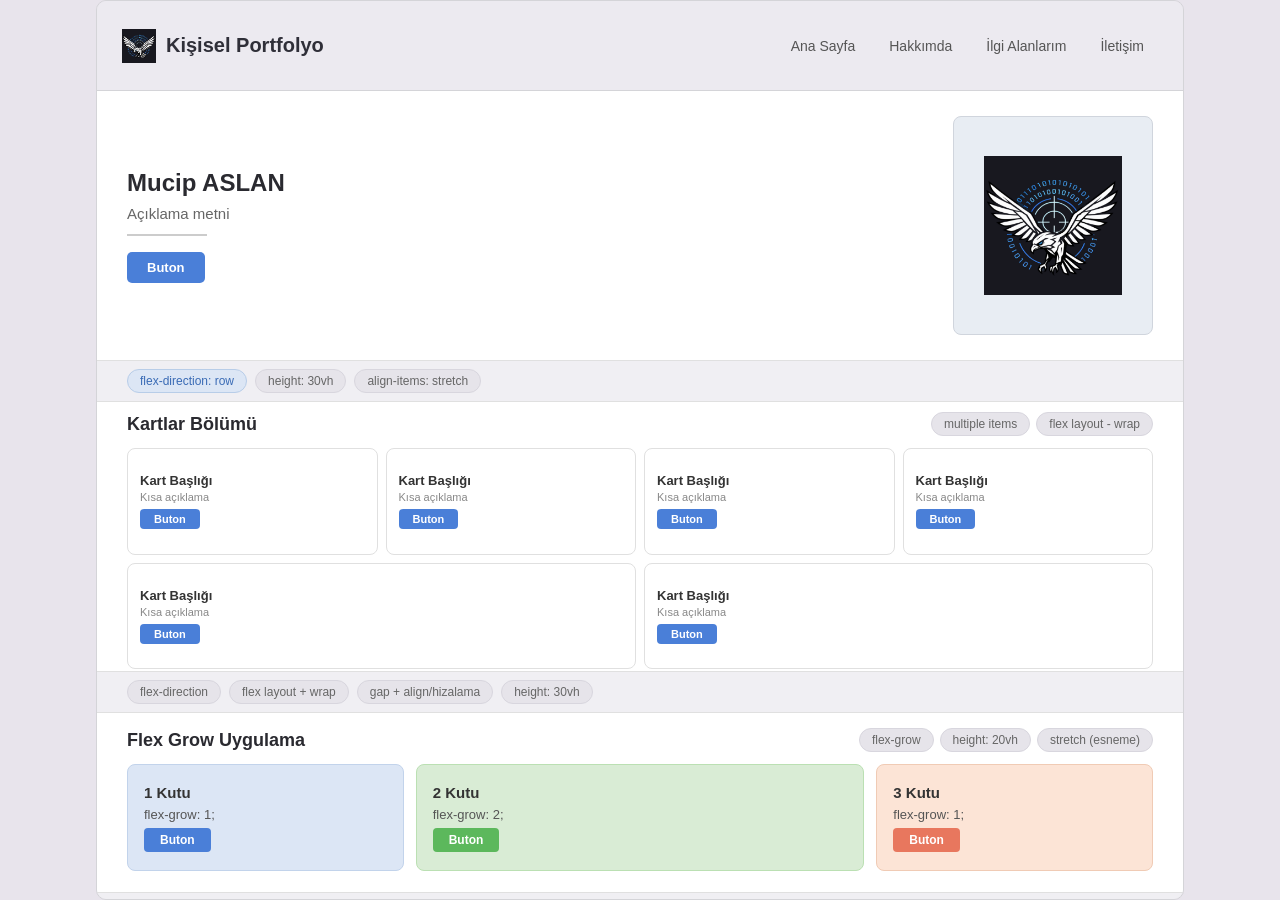
<file: odev.html>
<!DOCTYPE html>
<html lang="tr">

<head>
    <meta charset="UTF-8" />
    <meta name="viewport" content="width=device-width, initial-scale=1.0" />
    <title>Flexbox Ödevi</title>
    <link rel="stylesheet" href="style.css" />
</head>

<body>

    <!-- Ana Kapsayıcı (Wrapper) — 100vh, flex column -->
    <div class="wrapper">

        <!-- 1) Navbar — 10vh -->
        <nav class="navbar">
            <div class="logo">
                <img src="socitek.png" alt="Logo" />
                Kişisel Portfolyo
            </div>
            <ul class="nav-links">
                <li><a href="index.html">Ana Sayfa</a></li>
                <li><a href="about.html">Hakkımda</a></li>
                <li><a href="interests.html">İlgi Alanlarım</a></li>
                <li><a href="contact.html">İletişim</a></li>
            </ul>
        </nav>

        <!-- 2) Hero — 30vh, iki kolon -->
        <section class="hero">
            <div class="hero-text">
                <h1>Mucip ASLAN</h1>
                <p>Açıklama metni</p>
                <hr />
                <a href="#" class="btn">Buton</a>
            </div>
            <div class="hero-image">
                <img src="socitek.png" alt="Görsel" />
            </div>
        </section>
        <div class="tags">
            <span class="tag tag-blue">flex-direction: row</span>
            <span class="tag">height: 30vh</span>
            <span class="tag">align-items: stretch</span>
        </div>

        <!-- 3) Kartlar Bölümü — 30vh -->
        <section class="cards-section">
            <div class="section-header">
                <h2>Kartlar Bölümü</h2>
                <div class="header-tags">
                    <span class="tag">multiple items</span>
                    <span class="tag">flex layout - wrap</span>
                </div>
            </div>
            <div class="cards-container">
                <div class="card">
                    <h3>Kart Başlığı</h3>
                    <p>Kısa açıklama</p>
                    <a href="#" class="card-btn">Buton</a>
                </div>
                <div class="card">
                    <h3>Kart Başlığı</h3>
                    <p>Kısa açıklama</p>
                    <a href="#" class="card-btn">Buton</a>
                </div>
                <div class="card">
                    <h3>Kart Başlığı</h3>
                    <p>Kısa açıklama</p>
                    <a href="#" class="card-btn">Buton</a>
                </div>
                <div class="card">
                    <h3>Kart Başlığı</h3>
                    <p>Kısa açıklama</p>
                    <a href="#" class="card-btn">Buton</a>
                </div>
                <div class="card">
                    <h3>Kart Başlığı</h3>
                    <p>Kısa açıklama</p>
                    <a href="#" class="card-btn">Buton</a>
                </div>
                <div class="card">
                    <h3>Kart Başlığı</h3>
                    <p>Kısa açıklama</p>
                    <a href="#" class="card-btn">Buton</a>
                </div>
            </div>
        </section>
        <div class="tags">
            <span class="tag">flex-direction</span>
            <span class="tag">flex layout + wrap</span>
            <span class="tag">gap + align/hizalama</span>
            <span class="tag">height: 30vh</span>
        </div>

        <!-- 4) Flex Grow Uygulama — 20vh -->
        <section class="flex-grow-section">
            <div class="section-header">
                <h2>Flex Grow Uygulama</h2>
                <div class="header-tags">
                    <span class="tag">flex-grow</span>
                    <span class="tag">height: 20vh</span>
                    <span class="tag">stretch (esneme)</span>
                </div>
            </div>
            <div class="grow-container">
                <div class="grow-box box-1">
                    <h3>1 Kutu</h3>
                    <p>flex-grow: 1;</p>
                    <a href="#" class="grow-btn btn-blue">Buton</a>
                </div>
                <div class="grow-box box-2">
                    <h3>2 Kutu</h3>
                    <p>flex-grow: 2;</p>
                    <a href="#" class="grow-btn btn-green">Buton</a>
                </div>
                <div class="grow-box box-3">
                    <h3>3 Kutu</h3>
                    <p>flex-grow: 1;</p>
                    <a href="#" class="grow-btn btn-coral">Buton</a>
                </div>
            </div>
        </section>
        <div class="tags">
            <span class="tag">flex-grow</span>
            <span class="tag">height: 20vh</span>
            <span class="tag">stretch (esneme)</span>
        </div>

        <!-- 5) Footer — 10vh -->
        <footer class="footer">
            © 2026 - Temel Flexbox Örneği
        </footer>

    </div>

</body>

</html>
</file>
<file: style.css>
/* ===== Genel Sıfırlama ===== */
* {
  margin: 0;
  padding: 0;
  box-sizing: border-box;
}

body {
  font-family: Arial, sans-serif;
  background-color: #e8e4ec;
  color: #333;
}

/* ===== Ana Kapsayıcı (Wrapper) — 100vh, flex column ===== */
.wrapper {
  display: flex;
  flex-direction: column;
  height: 100vh;
  width: 85%;
  margin: 0 auto;
  background-color: #f4f3f7;
  border: 1px solid #d4d4d8;
  border-radius: 10px;
  overflow: auto;
}

/* Grup seçici */
h1, h2, h3, p {
  margin-top: 0;
}

/* ===== 1) Navbar — 10vh ===== */
.navbar {
  display: flex;
  justify-content: space-between;
  align-items: center;
  height: 10vh;
  min-height: 10vh;
  padding: 0 25px;
  background-color: #eceaf0;
  border-bottom: 1px solid #d4d4d8;
}

.navbar .logo {
  font-size: 20px;
  font-weight: bold;
  color: #2f2f38;
  display: flex;
  align-items: center;
  gap: 10px;
}

.navbar .logo img {
  height: 34px;
}

.navbar .nav-links {
  display: flex;
  list-style: none;
  gap: 6px;
}

.navbar .nav-links li a {
  display: inline-block;
  text-decoration: none;
  color: #555;
  padding: 8px 14px;
  border-radius: 4px;
  font-size: 14px;
  transition: 0.3s;
}

.navbar .nav-links li a:hover {
  background-color: #7da0d8;
  color: white;
}

/* ===== 2) Hero Bölümü — 30vh, iki kolon ===== */
.hero {
  display: flex;
  flex-direction: row;
  justify-content: space-between;
  align-items: stretch;
  height: 30vh;
  min-height: 30vh;
  padding: 25px 30px;
  gap: 30px;
  background-color: #fff;
  border-bottom: 1px solid #e0e0e0;
}

.hero-text {
  display: flex;
  flex-direction: column;
  justify-content: center;
  flex: 1;
}

.hero-text h1 {
  font-size: 24px;
  color: #2a2a30;
  margin-bottom: 8px;
}

.hero-text p {
  font-size: 15px;
  color: #666;
  margin-bottom: 12px;
}

.hero-text hr {
  border: none;
  border-top: 2px solid #ccc;
  margin-bottom: 16px;
  width: 80px;
}

.hero-text .btn {
  display: inline-block;
  background-color: #4a7fd8;
  color: white;
  padding: 8px 20px;
  border: none;
  border-radius: 5px;
  font-size: 13px;
  font-weight: bold;
  cursor: pointer;
  text-decoration: none;
  width: fit-content;
}

.hero-image {
  flex: 0 0 200px;
  background-color: #e8edf3;
  border: 1px solid #d0d5dd;
  border-radius: 8px;
  display: flex;
  justify-content: center;
  align-items: center;
  overflow: hidden;
}

.hero-image img {
  max-height: 70%;
  max-width: 70%;
  object-fit: contain;
}

/* ===== CSS Property Tags ===== */
.tags {
  display: flex;
  flex-wrap: wrap;
  gap: 8px;
  padding: 8px 30px;
  background-color: #f0eff3;
  border-bottom: 1px solid #e0e0e0;
}

.tag {
  display: inline-block;
  background-color: #e6e4ea;
  color: #666;
  padding: 4px 12px;
  border-radius: 20px;
  font-size: 12px;
  border: 1px solid #d8d6de;
}

.tag-blue {
  background-color: #dce6f5;
  color: #3a6bb5;
  border-color: #b8cde8;
}

/* ===== Section Header ===== */
.section-header {
  display: flex;
  justify-content: space-between;
  align-items: center;
  margin-bottom: 12px;
}

.header-tags {
  display: flex;
  gap: 6px;
}

.cards-section {
  height: 30vh;
  min-height: 30vh;
  padding: 10px 30px;
  background-color: #fff;
  border-bottom: 1px solid #e0e0e0;
}

.cards-section h2 {
  font-size: 18px;
  color: #2a2a30;
}

.cards-container {
  display: flex;
  flex-wrap: wrap;
  gap: 8px;
  height: calc(100% - 28px);
}

.card {
  flex: 1 1 calc(25% - 8px);
  min-width: 120px;
  background-color: #fff;
  border: 1px solid #e0e0e0;
  border-radius: 8px;
  display: flex;
  flex-direction: column;
  justify-content: center;
  align-items: flex-start;
  padding: 10px 12px;
  gap: 3px;
}

.card h3 {
  font-size: 13px;
  color: #333;
  margin-bottom: 0;
}

.card p {
  font-size: 11px;
  color: #888;
  margin-bottom: 3px;
}

.card-btn {
  display: inline-block;
  background-color: #4a7fd8;
  color: white;
  padding: 4px 14px;
  border-radius: 4px;
  font-size: 11px;
  font-weight: bold;
  text-decoration: none;
}

/* ===== 4) Flex Grow Bölümü — 20vh ===== */
.flex-grow-section {
  height: 20vh;
  min-height: 20vh;
  padding: 15px 30px;
  background-color: #fff;
  border-bottom: 1px solid #e0e0e0;
}

.flex-grow-section h2 {
  font-size: 18px;
  color: #2a2a30;
}

.grow-container {
  display: flex;
  align-items: stretch;
  gap: 12px;
  height: calc(100% - 42px);
}

.grow-box {
  border-radius: 8px;
  display: flex;
  flex-direction: column;
  justify-content: center;
  align-items: flex-start;
  padding: 16px;
  gap: 6px;
}

.grow-box h3 {
  font-size: 15px;
  font-weight: bold;
  color: #333;
}

.grow-box p {
  font-size: 13px;
  color: #555;
}

.box-1 {
  flex-grow: 1;
  background-color: #dce6f5;
  border: 1px solid #c2d3eb;
}

.box-2 {
  flex-grow: 2;
  background-color: #d9ecd5;
  border: 1px solid #bbe0b3;
}

.box-3 {
  flex-grow: 1;
  background-color: #fce4d6;
  border: 1px solid #f0cbb5;
}

/* Grow Buttons */
.grow-btn {
  display: inline-block;
  color: white;
  padding: 5px 16px;
  border-radius: 4px;
  font-size: 12px;
  font-weight: bold;
  text-decoration: none;
}

.btn-blue {
  background-color: #4a7fd8;
}

.btn-green {
  background-color: #5cb85c;
}

.btn-coral {
  background-color: #e8775e;
}

/* ===== 5) Footer — 10vh ===== */
.footer {
  display: flex;
  justify-content: center;
  align-items: center;
  height: 10vh;
  min-height: 10vh;
  background-color: #fff;
  border-top: 1px solid #e0e0e0;
  font-size: 14px;
  color: #888;
}
</file>
<file: styles/hafta7.css>
/* ===== Hafta 7 — Ek CSS ===== */
/* Ana tasarım Bootstrap üzerinden kurulmuştur.
   Bu dosya yalnızca sınırlı düzeyde özelleştirme içerir. */

/* Hero Bölümü Gradyanı */
.hero-section,
.hero-section.hero-light {
  background: linear-gradient(135deg, #1a1a2e 0%, #16213e 50%, #0f3460 100%);
}

.hero-section.hero-dark {
  background: linear-gradient(135deg, #0d0d1a 0%, #0e1525 50%, #091d36 100%);
}

/* Kart İkonları */
.card-icon {
  font-size: 2.5rem;
}
</file>
